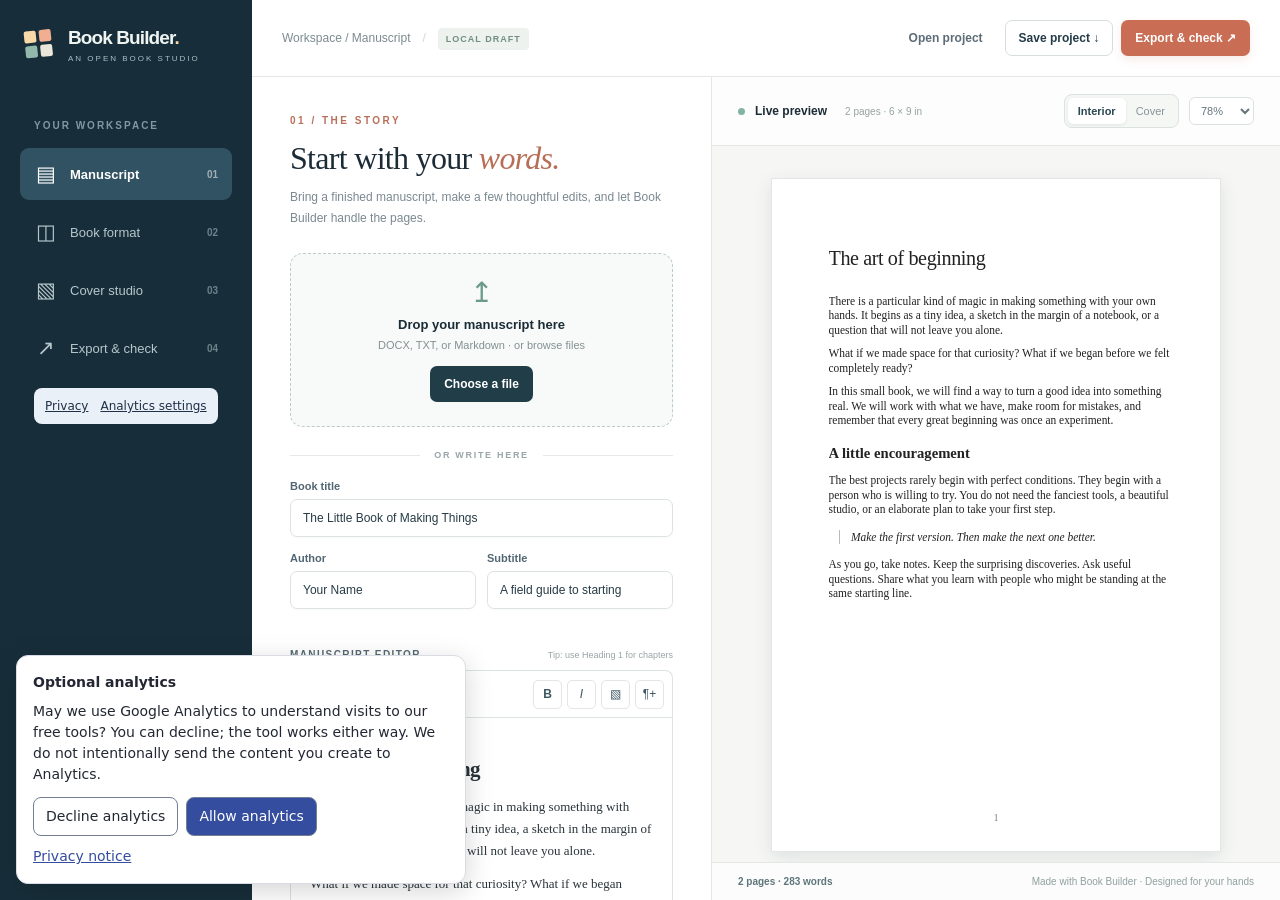
<file: index.html>
<!doctype html>
<html lang="en">
<head>
  <meta charset="utf-8">
  <meta name="viewport" content="width=device-width, initial-scale=1">
  <meta name="color-scheme" content="light">
  <meta name="description" content="Book Builder: a free, private, browser-based paperback formatting and cover creation studio.">
  <title>Book Builder by Buildiful®</title>
  <link rel="icon" type="image/x-icon" href="assets/favicon.ico">
  <link rel="icon" type="image/png" sizes="32x32" href="assets/favicon-32x32.png">
  <link rel="icon" type="image/png" sizes="16x16" href="assets/favicon-16x16.png">
  <link rel="apple-touch-icon" sizes="180x180" href="assets/apple-touch-icon.png">
  <link rel="stylesheet" href="styles.css">

  <script
    defer
    src="./buildiful-analytics-consent.js"
    data-measurement-id="G-TG14RBXLTF"
    data-tool-name="Book Builder"
    data-privacy-url="./privacy.html">
  </script>

</head>
<body>
  <div class="app-shell" id="appShell">
    <aside class="sidebar">
      <div class="brand">
        <div class="brand-mark" aria-hidden="true"><span></span><span></span><span></span><span></span></div>
        <div><div class="brand-name">Book Builder<span class="brand-dot">.</span></div><div class="brand-by">AN OPEN BOOK STUDIO</div></div>
      </div>
      <div class="sidebar-caption">YOUR WORKSPACE</div>
      <nav class="section-nav" aria-label="Workspace views">
        <button type="button" class="nav-button active" data-panel="manuscript"><span class="nav-icon">▤</span><span>Manuscript</span><span class="nav-number">01</span></button>
        <button type="button" class="nav-button" data-panel="format"><span class="nav-icon">◫</span><span>Book format</span><span class="nav-number">02</span></button>
        <button type="button" class="nav-button" data-panel="cover"><span class="nav-icon">▧</span><span>Cover studio</span><span class="nav-number">03</span></button>
        <button type="button" class="nav-button" data-panel="export"><span class="nav-icon">↗</span><span>Export & check</span><span class="nav-number">04</span></button>
      </nav>
      <nav aria-label="Privacy and analytics" style="display:flex;flex-wrap:wrap;gap:6px 12px;margin:14px 14px 0;padding:9px 11px;border-radius:8px;background:#eaf0f7;color:#203047;font:12px/1.5 system-ui,-apple-system,sans-serif;">
        <a href="./privacy.html" style="color:inherit;text-decoration:underline;">Privacy</a>
        <a href="./privacy.html" data-buildiful-analytics-settings style="color:inherit;text-decoration:underline;cursor:pointer;">Analytics settings</a>
      </nav>
      <div class="sidebar-bottom">
        <div class="privacy-box"><span class="privacy-indicator"></span><div><strong>Private by design</strong><p>Your manuscript stays in your browser. No account or upload required.</p></div></div>
        <div class="sidebar-foot">BUILD ANYTHING YOURSELF<br><span>© 2026 Buildiful® · Version 1.1.0</span></div>
      </div>
    </aside>

    <main class="workspace">
      <header class="topbar">
        <div class="topbar-left"><span id="breadcrumb">Workspace / Manuscript</span><span class="topbar-separator">/</span><span class="draft-label">LOCAL DRAFT</span></div>
        <div class="topbar-actions"><button type="button" class="btn btn-quiet" id="loadProjectButton">Open project</button><button type="button" class="btn btn-outline" id="saveProjectButton">Save project ↓</button><button type="button" class="btn btn-primary" id="topExportButton">Export &amp; check ↗</button></div>
      </header>

      <div class="workspace-content">
        <section class="control-panel" aria-label="Book builder controls">
          <div class="panel-view active" id="panel-manuscript">
            <div class="eyebrow">01 / THE STORY</div><h1>Start with your <em>words.</em></h1><p class="subheading">Bring a finished manuscript, make a few thoughtful edits, and let Book Builder handle the pages.</p>
            <div class="upload-card" id="dropZone" tabindex="0" role="button" aria-label="Import manuscript file">
              <div class="upload-icon">↥</div><div class="upload-title">Drop your manuscript here</div><div class="upload-subtitle">DOCX, TXT, or Markdown · or browse files</div><button type="button" class="btn btn-dark" id="importButton">Choose a file</button>
              <input type="file" id="manuscriptFile" accept=".docx,.txt,.md,.markdown" hidden>
            </div>
            <div class="panel-divider"><span>OR WRITE HERE</span></div>
            <div class="field-group"><label for="bookTitle">Book title</label><input type="text" id="bookTitle" value="The Little Book of Making Things" maxlength="180"></div>
            <div class="field-row"><div class="field-group"><label for="bookAuthor">Author</label><input type="text" id="bookAuthor" value="Your Name" maxlength="120"></div><div class="field-group"><label for="bookSubtitle">Subtitle</label><input type="text" id="bookSubtitle" value="A field guide to starting" maxlength="180"></div></div>
            <div class="editor-header"><span>MANUSCRIPT EDITOR</span><span class="editor-tip">Tip: use Heading 1 for chapters</span></div>
            <div class="editor-toolbar" role="toolbar" aria-label="Formatting">
              <select id="paragraphStyle" aria-label="Paragraph style"><option value="p">Body text</option><option value="h1">Chapter heading</option><option value="h2">Section heading</option><option value="blockquote">Quote</option></select>
              <button type="button" class="tool-btn" data-command="bold" title="Bold"><b>B</b></button><button type="button" class="tool-btn" data-command="italic" title="Italic"><i>I</i></button><button type="button" class="tool-btn" id="insertImageButton" title="Insert image">▧</button><button type="button" class="tool-btn" id="insertChapterButton" title="New chapter">¶+</button>
              <input type="file" id="inlineImageFile" accept="image/png,image/jpeg,image/webp" hidden>
            </div>
            <div id="editor" class="manuscript-editor" contenteditable="true" spellcheck="true" aria-label="Manuscript content"></div>
            <div class="editor-footer"><span id="wordCount">0 words</span><button type="button" class="link-button" id="sampleButton">Restore example</button></div>
            <section class="illustration-panel hidden" id="illustrationPanel" aria-label="Selected illustration settings">
              <div class="illustration-header"><strong>ILLUSTRATION SETTINGS</strong><button type="button" class="link-button" id="deselectFigure">Done ✕</button></div>
              <p class="illustration-hint">Adjust the image selected in your manuscript. Size is relative to the printable text area.</p>
              <div class="field-row"><div class="field-group"><label for="figureWidth">Image width</label><select id="figureWidth"><option value="auto">Fit naturally</option><option value="100">Full width</option><option value="75">75% width</option><option value="50">50% width</option><option value="custom">Custom inches</option></select></div><div class="field-group"><label for="figureAlignment">Alignment</label><select id="figureAlignment"><option value="left">Left</option><option value="center">Center</option><option value="right">Right</option></select></div></div>
              <div class="field-group hidden" id="figureCustomWidthWrap"><label for="figureCustomWidth">Custom width (inches)</label><input id="figureCustomWidth" type="number" min="0.5" max="8" step="0.1" value="3.0"><small class="illustration-small">Automatically limited to the page's printable width.</small></div>
              <div class="field-group"><label for="figureCaption">Caption</label><input type="text" id="figureCaption" maxlength="300" placeholder="Optional description beneath the image"></div>
              <label class="illustration-check"><input type="checkbox" id="figureNumbered"> Prefix caption with an automatic figure number</label>
              <label class="illustration-check"><input type="checkbox" id="figureNewPage"> Start this illustration on a new page</label>
              <div id="figureQuality" class="illustration-quality" aria-live="polite">Checking image resolution…</div>
              <button type="button" class="link-button" id="removeFigure">Remove illustration</button>
            </section>
            <p class="illustration-hint illustration-entry-hint">Tip: click an illustration in the editor to adjust its size, alignment, caption and page placement.</p>
          </div>

          <div class="panel-view" id="panel-format">
            <div class="eyebrow">02 / TYPESETTING</div><h1>Make every page <em>count.</em></h1><p class="subheading">A few precise choices give your paperback the feel of a professionally composed book.</p>
            <div class="setting-section-label">THE PAGE</div>
            <div class="field-row"><div class="field-group"><label for="trimSize">Trim size</label><select id="trimSize"><option value="6x9">6 × 9 in — standard</option><option value="5x8">5 × 8 in — compact</option><option value="5.5x8.5">5.5 × 8.5 in</option><option value="8.5x11">8.5 × 11 in — workbook</option></select></div><div class="field-group"><label for="paperType">Paper</label><select id="paperType"><option value="white">White</option><option value="cream">Cream</option></select></div></div>
            <div class="field-row"><div class="field-group"><label for="insideMargin">Inside margin (in)</label><input type="number" id="insideMargin" value="0.75" min="0.375" max="2" step="0.05"></div><div class="field-group"><label for="outsideMargin">Outside margin (in)</label><input type="number" id="outsideMargin" value="0.65" min="0.25" max="2" step="0.05"></div></div>
            <div class="field-row"><div class="field-group"><label for="topMargin">Top margin (in)</label><input type="number" id="topMargin" value="0.82" min="0.3" max="2" step="0.05"></div><div class="field-group"><label for="bottomMargin">Bottom margin (in)</label><input type="number" id="bottomMargin" value="0.79" min="0.3" max="2" step="0.05"></div></div>
            <div class="setting-section-label">THE TYPOGRAPHY</div>
            <div class="field-group"><label for="bodyFont">Body typeface</label><select id="bodyFont"><option value="Georgia">Georgia — timeless serif</option><option value="Palatino Linotype">Palatino — literary serif</option><option value="Times New Roman">Times New Roman — classic serif</option><option value="Arial">Arial — clean sans serif</option></select></div>
            <div class="field-row"><div class="field-group"><label for="fontSize">Type size (pt)</label><input type="number" id="fontSize" value="11" min="8" max="16" step="0.5"></div><div class="field-group"><label for="lineHeight">Line spacing</label><select id="lineHeight"><option value="1.28">Comfortable 1.28</option><option value="1.4">Airy 1.40</option><option value="1.18">Compact 1.18</option><option value="1.55">Spacious 1.55</option></select></div></div>
            <div class="setting-section-label">BOOK DETAILS</div>
            <label class="toggle-row"><span><strong>Mirrored gutters</strong><small>Extra inner space beside the spine</small></span><input type="checkbox" id="mirrorMargins" checked><span class="switch"></span></label>
            <label class="toggle-row"><span><strong>Chapter starts on new page</strong><small>Heading 1 creates a page break</small></span><input type="checkbox" id="chapterBreaks" checked><span class="switch"></span></label>
            <label class="toggle-row"><span><strong>Page numbers</strong><small>Discreet, centered at page foot</small></span><input type="checkbox" id="showPageNumbers" checked><span class="switch"></span></label>
            <label class="toggle-row"><span><strong>Running title</strong><small>Print the book title in the header</small></span><input type="checkbox" id="showRunningTitle"><span class="switch"></span></label>
            <div class="tip-card"><strong>Made for KDP, but not KDP only.</strong><p>Book Builder creates single-page, no-bleed interiors. Fully bleeding photos and highly complex tables need another workflow in this version.</p></div>
          </div>

          <div class="panel-view" id="panel-cover">
            <div class="eyebrow">03 / THE FIRST IMPRESSION</div><h1>Give it a <em>cover.</em></h1><p class="subheading">Design a full-wrap paperback cover that automatically follows your book's final page count.</p>
            <div class="setting-section-label">COLOR STORY</div>
            <div class="swatches" id="themeSwatches"><button type="button" data-theme="ink" class="swatch active" title="Midnight ink"><span style="background:#182b3a"></span>Ink</button><button type="button" data-theme="clay" class="swatch" title="Terracotta"><span style="background:#a25248"></span>Clay</button><button type="button" data-theme="olive" class="swatch" title="Olive"><span style="background:#526951"></span>Olive</button><button type="button" data-theme="plum" class="swatch" title="Plum"><span style="background:#584264"></span>Plum</button><button type="button" data-theme="paper" class="swatch" title="Paper"><span style="background:#efe9db"></span>Paper</button></div>
            <div class="field-group"><label for="coverKicker">Short line above title</label><input type="text" id="coverKicker" value="A BEGINNER'S FIELD GUIDE" maxlength="80"></div>
            <div class="field-group"><label for="coverImprint">Imprint / publisher line</label><input type="text" id="coverImprint" value="" placeholder="Optional imprint name" maxlength="100"></div>
            <div class="field-group"><label for="backBlurb">Back cover description</label><textarea id="backBlurb" rows="6">Every idea begins with the courage to make something. This little guide is an invitation to begin with what you have, learn as you go, and enjoy every experiment along the way.</textarea></div>
            <div class="field-group"><label for="coverImage">Optional cover artwork</label><div class="inline-upload"><button type="button" class="btn btn-outline" id="artworkButton">Choose image</button><button type="button" class="link-button" id="removeArtworkButton">Remove</button><span id="artworkName">No image selected</span></div><input type="file" id="coverImage" hidden accept="image/jpeg,image/png,image/webp"></div>
            <div class="tip-card"><strong>Barcode reserved automatically.</strong><p>The PDF leaves a clear area on the bottom-right of the back cover. If you let KDP provide the ISBN, it can add the barcode when you upload.</p></div>
          </div>

          <div class="panel-view" id="panel-export">
            <div class="eyebrow">04 / THE FINISHING TOUCHES</div><h1>Ready for the <em>world?</em></h1><p class="subheading">Check the essentials, save both print PDFs, then upload them to Kindle Direct Publishing.</p>
            <div class="export-stat-grid"><div><strong id="statPages">—</strong><span>Interior pages</span></div><div><strong id="statSpine">—</strong><span>Spine width (in)</span></div></div>
            <div class="setting-section-label">BEFORE YOU EXPORT</div><div id="checks" class="check-list"></div>
            <div class="export-actions"><button type="button" class="btn btn-primary btn-large" id="exportInterior">↧ Save interior PDF</button><button type="button" class="btn btn-dark btn-large" id="exportCover">↧ Save cover PDF</button><button type="button" class="btn btn-outline btn-large" id="exportEbookCover">↧ Download eBook cover PNG</button></div>
            <div class="print-help"><strong>How the PDF buttons work</strong><p>Your browser's print dialog opens with the correct custom paper size. Choose <b>Save as PDF</b>, use <b>100% scale</b>, disable headers and footers, and keep margins at <b>None</b>. The interior and cover print as separate PDFs. Set any browser dialog options required to reproduce the preview exactly.</p></div>
            <div class="tip-card note"><strong>Final KDP check is essential.</strong><p>Review every page and both files in KDP's Print Previewer before publishing. Book Builder does not guarantee KDP acceptance.</p></div>
          </div>
        </section>

        <section class="preview-panel" aria-label="Book preview">
          <div class="preview-toolbar"><div class="preview-toolbar-left"><span class="preview-dot"></span><strong>Live preview</strong><span id="previewStatus">Preparing pages</span></div><div class="preview-toolbar-right"><div class="segmented" role="group" aria-label="Preview mode"><button type="button" id="previewInterior" class="selected">Interior</button><button type="button" id="previewCover">Cover</button></div><select id="previewZoom" aria-label="Preview scale"><option value="0.64">64%</option><option value="0.78" selected>78%</option><option value="0.92">92%</option><option value="1">100%</option></select></div></div>
          <div class="preview-scroll" id="previewScroll"><div class="preview-stage" id="interiorStage"><div class="preview-pages" id="previewPages"></div></div><div class="preview-stage cover-stage hidden" id="coverStage"><div class="cover-preview-wrapper" id="coverPreviewWrapper"><div id="coverPreview"></div></div><div class="cover-caption">Back cover · Spine · Front cover</div></div></div>
          <div class="preview-bottom"><span id="previewSummary">—</span><span>Made with Book Builder · Designed for your hands</span></div>
        </section>
      </div>
    </main>
  </div>

  <div id="printRoot" aria-hidden="true"></div>
  <input type="file" id="projectFile" accept=".json,.bookbuilder" hidden>
  <div id="toast" role="status" aria-live="polite"></div>
  <script src="app.js" defer></script>
</body>
</html>
</file>
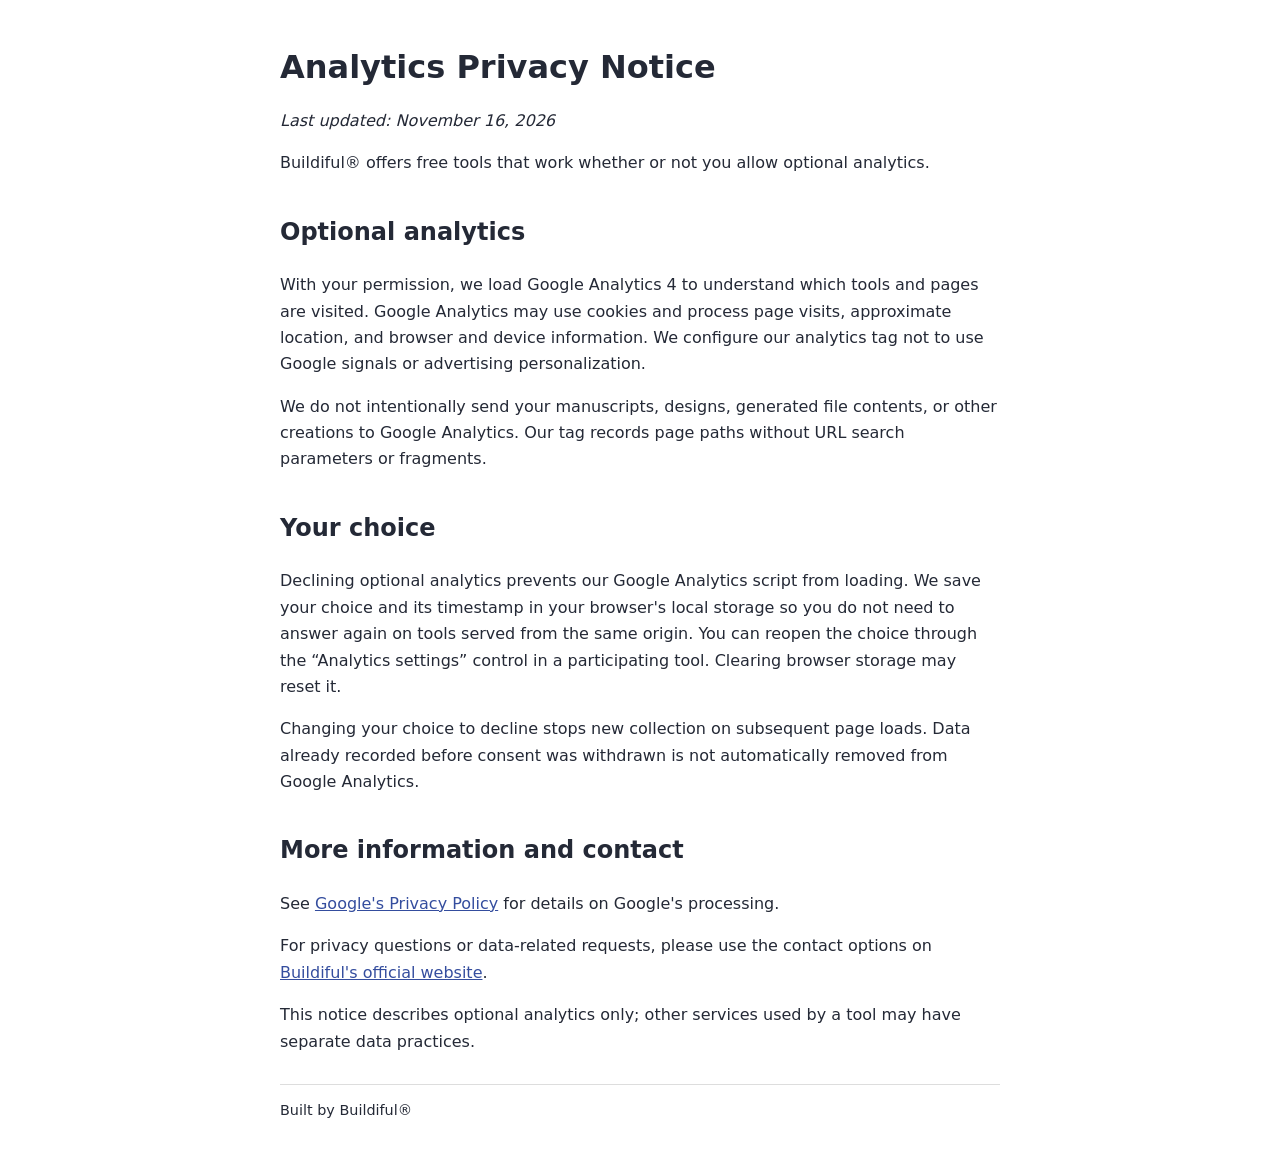
<file: privacy.html>
<!doctype html>
<html lang="en">
<head>
  <meta charset="utf-8">
  <meta name="viewport" content="width=device-width, initial-scale=1">
  <title>Analytics Privacy Notice — Buildiful®</title>
  <style>
    body{max-width:720px;margin:48px auto;padding:0 20px;font:16px/1.65 system-ui,-apple-system,sans-serif;color:#242936}
    a{color:#344d9e}h1{line-height:1.2}h2{margin-top:1.5em}
    footer{border-top:1px solid #ddd;padding-top:1em;margin-top:2em;font-size:.9em}
  </style>
</head>
<body>
  <main>
    <h1>Analytics Privacy Notice</h1>
    <p><em>Last updated: November 16, 2026</em></p>
    <p>Buildiful® offers free tools that work whether or not you allow optional analytics.</p>
    <h2>Optional analytics</h2>
    <p>With your permission, we load Google Analytics 4 to understand which tools and pages are visited. Google Analytics may use cookies and process page visits, approximate location, and browser and device information. We configure our analytics tag not to use Google signals or advertising personalization.</p>
    <p>We do not intentionally send your manuscripts, designs, generated file contents, or other creations to Google Analytics. Our tag records page paths without URL search parameters or fragments.</p>
    <h2>Your choice</h2>
    <p>Declining optional analytics prevents our Google Analytics script from loading. We save your choice and its timestamp in your browser's local storage so you do not need to answer again on tools served from the same origin. You can reopen the choice through the “Analytics settings” control in a participating tool. Clearing browser storage may reset it.</p>
    <p>Changing your choice to decline stops new collection on subsequent page loads. Data already recorded before consent was withdrawn is not automatically removed from Google Analytics.</p>
    <h2>More information and contact</h2>
    <p>See <a href="https://policies.google.com/privacy">Google's Privacy Policy</a> for details on Google's processing.</p>
    <p>For privacy questions or data-related requests, please use the contact options on <a href="https://buildiful.com/">Buildiful's official website</a>.</p>
    <p>This notice describes optional analytics only; other services used by a tool may have separate data practices.</p>
  </main>
  <footer>Built by Buildiful®</footer>
</body>
</html>
</file>
<file: styles.css>
:root{--ink:#1c2c37;--muted:#74808a;--line:#e3e7e6;--wash:#f6f7f5;--soft:#eff3ef;--accent:#cf745b;--sidebar:#172e3a;--white:#fff;--shadow:0 16px 44px rgba(20,38,47,.08)}
*{box-sizing:border-box}html,body{margin:0;min-height:100%;font-family:Inter,-apple-system,BlinkMacSystemFont,"Segoe UI",sans-serif;color:var(--ink)}button,input,textarea,select{font:inherit}button{cursor:pointer}button:disabled{opacity:.55;cursor:not-allowed}button:focus-visible,input:focus-visible,select:focus-visible,textarea:focus-visible,[contenteditable]:focus-visible{outline:2px solid #7da899;outline-offset:2px}.hidden{display:none!important}.app-shell{min-height:100vh;display:flex}.sidebar{width:252px;background:var(--sidebar);color:#eff4f1;flex-shrink:0;display:flex;flex-direction:column;padding:27px 20px;min-height:100vh;position:sticky;top:0;height:100vh}.brand{display:flex;align-items:center;gap:12px;margin:0 5px 57px}.brand-mark{width:31px;height:31px;display:grid;grid-template-columns:repeat(2,12px);grid-template-rows:repeat(2,12px);gap:3px;transform:rotate(-6deg)}.brand-mark span{background:#f8d9a8;border-radius:2px}.brand-mark span:nth-child(2){background:#f1ae90}.brand-mark span:nth-child(3){background:#93b9ac}.brand-mark span:nth-child(4){background:#eae7da}.brand-name{font-size:19px;letter-spacing:-.9px;font-weight:750}.brand-dot{color:#f8d9a8}.brand-by{font-size:8px;letter-spacing:2px;color:#aac0c5;margin-top:5px}.sidebar-caption{font-size:10px;letter-spacing:2px;color:#8297a1;margin:0 14px 17px;font-weight:700}.section-nav{display:flex;flex-direction:column;gap:6px}.nav-button{display:flex;align-items:center;gap:13px;padding:14px 14px;background:transparent;border:0;color:#b6c7cc;border-radius:9px;text-align:left;font-size:13px}.nav-button:hover{background:#254452}.nav-button.active{background:#315262;color:white;font-weight:700}.nav-icon{font-size:21px;font-weight:300;width:23px;text-align:center}.nav-number{margin-left:auto;font-size:10px;opacity:.54;font-weight:600}.sidebar-bottom{margin-top:auto}.privacy-box{display:flex;gap:11px;background:#23414c;border:1px solid #31515c;border-radius:12px;padding:14px;margin-bottom:24px}.privacy-indicator{width:8px;height:8px;background:#a6c9a2;border-radius:50%;flex-shrink:0;margin-top:4px}.privacy-box strong{font-size:12px}.privacy-box p{font-size:11px;line-height:1.55;color:#a8bdc2;margin:7px 0 0}.sidebar-foot{font-size:9px;letter-spacing:1.6px;line-height:2;color:#d4e2e2;padding:0 8px}.sidebar-foot span{letter-spacing:.3px;color:#8297a1}.workspace{flex:1;min-width:0;background:#fff}.topbar{min-height:77px;border-bottom:1px solid var(--line);display:flex;align-items:center;justify-content:space-between;padding:15px 30px;gap:16px}.topbar-left{font-size:12px;color:#7c8b90}.topbar-separator{margin:0 12px;color:#d1d8d8}.draft-label{font-size:9px;background:#edf2ee;color:#729081;padding:6px 8px;border-radius:4px;font-weight:750;letter-spacing:1px}.topbar-actions{display:flex;align-items:center;gap:8px}.btn{border:1px solid transparent;border-radius:7px;padding:10px 13px;font-size:12px;font-weight:700;white-space:nowrap;transition:background .15s,transform .15s}.btn:active{transform:translateY(1px)}.btn-quiet{background:transparent;color:#5d6c76}.btn-quiet:hover{background:#f1f3f2}.btn-outline{background:white;color:#243c48;border-color:#d7dedc}.btn-outline:hover{background:#f7f9f7}.btn-primary{background:#c96d54;color:white;box-shadow:0 4px 10px #c96d5422}.btn-primary:hover{background:#b95b45}.btn-dark{background:#203d48;color:white}.btn-dark:hover{background:#325661}.btn-large{width:100%;padding:14px 16px;font-size:13px}.workspace-content{display:grid;grid-template-columns:minmax(370px,460px) minmax(480px,1fr);min-height:calc(100vh - 77px)}.control-panel{padding:38px 38px 55px;max-height:calc(100vh - 77px);overflow:auto;border-right:1px solid var(--line);scrollbar-width:thin}.panel-view{display:none}.panel-view.active{display:block}.eyebrow{font-size:10px;letter-spacing:2.5px;color:#b86f59;font-weight:800;margin-bottom:14px}.panel-view h1{font-family:Georgia,serif;font-size:32px;line-height:1.17;letter-spacing:-.7px;font-weight:500;margin:0 0 10px}.panel-view h1 em{color:#b76e57;font-style:italic}.subheading{font-size:12px;line-height:1.75;color:#7a8890;margin:0 0 24px}.upload-card{border:1.6px dashed #bdcbc8;background:#f7faf8;border-radius:13px;text-align:center;padding:24px 15px;margin-bottom:23px;transition:background .2s}.upload-card.drag-over{background:#dcece4;border-color:#83a999}.upload-icon{font-size:28px;color:#6c9b8c;line-height:1.1;margin-bottom:8px}.upload-title{font-size:13px;font-weight:750}.upload-subtitle{font-size:11px;color:#839193;margin:7px 0 15px}.panel-divider{display:flex;align-items:center;gap:14px;color:#9aa6a8;font-size:9px;letter-spacing:1.7px;font-weight:700;margin:13px 0 20px}.panel-divider:before,.panel-divider:after{content:"";height:1px;background:#e5e9e8;flex:1}.field-group{margin-bottom:15px;min-width:0}.field-group label{font-size:11px;color:#526673;font-weight:750;display:block;margin-bottom:7px}.field-group input,.field-group select,.field-group textarea,.editor-toolbar select{font-size:12px;width:100%;border:1px solid #dce3e1;border-radius:7px;background:white;color:#273b46;padding:11px 12px;box-shadow:0 2px 3px #15273004}.field-group textarea{min-height:100px;resize:vertical;line-height:1.55}.field-row{display:flex;gap:11px}.field-row>.field-group{flex:1}.editor-header{display:flex;align-items:center;justify-content:space-between;gap:10px;font-size:10px;letter-spacing:1.4px;font-weight:800;color:#566b73;margin:25px 0 10px}.editor-tip{font-size:9px;color:#9aa4a6;letter-spacing:0;font-weight:400}.editor-toolbar{display:flex;gap:5px;border:1px solid #dce3e1;border-bottom:0;padding:8px;border-radius:8px 8px 0 0;align-items:center}.editor-toolbar select{width:135px;padding:7px;font-size:11px;margin-right:auto}.tool-btn{height:29px;min-width:29px;border:1px solid #e2e6e6;border-radius:5px;background:#fff;font-size:12px;color:#3d5662}.tool-btn:hover{background:#eff3ef}.manuscript-editor{padding:20px 19px;border:1px solid #dce3e1;border-radius:0 0 8px 8px;height:275px;overflow:auto;font:13px/1.7 Georgia,serif;color:#29343a;white-space:normal;outline:0}.manuscript-editor h1{font:700 21px/1.3 Georgia,serif;margin:18px 0 12px}.manuscript-editor h2{font:700 16px/1.4 Georgia,serif;margin:14px 0 8px}.manuscript-editor p{margin:0 0 11px}.manuscript-editor img{max-width:100%;height:auto}.manuscript-editor blockquote{margin:10px 15px;padding-left:13px;border-left:2px solid #afc2b7;color:#607477}.editor-footer{display:flex;align-items:center;justify-content:space-between;font-size:11px;color:#859092;margin-top:10px}.link-button{border:0;background:transparent;color:#b16c59;font-weight:700;padding:5px 0;font-size:11px}.setting-section-label{margin:28px 0 15px;padding-bottom:9px;border-bottom:1px solid #e9edeb;color:#71818a;font-size:10px;letter-spacing:1.75px;font-weight:800}.toggle-row{display:flex;align-items:center;justify-content:space-between;cursor:pointer;padding:12px 0;gap:8px;border-bottom:1px solid #f0f1f0}.toggle-row strong{font-size:12px;font-weight:700;display:block}.toggle-row small{font-size:10px;color:#89979d;display:block;margin-top:4px}.toggle-row input{position:absolute;opacity:0}.switch{width:38px;height:22px;background:#d8e0dd;border-radius:20px;position:relative;flex-shrink:0;transition:background .2s}.switch:after{content:"";height:16px;width:16px;background:white;border-radius:50%;position:absolute;top:3px;left:3px;box-shadow:0 1px 2px #0003;transition:left .2s}.toggle-row input:checked+.switch{background:#86a999}.toggle-row input:checked+.switch:after{left:19px}.tip-card{padding:15px;background:#f4f7f4;border-radius:9px;border-left:3px solid #8cafa0;margin-top:24px}.tip-card strong{font-size:12px}.tip-card p{font-size:11px;line-height:1.65;color:#6d8087;margin:6px 0 0}.tip-card.note{background:#fcf7ee;border-color:#e5c491}.swatches{display:flex;justify-content:space-between;gap:7px}.swatch{border:1px solid transparent;background:transparent;border-radius:8px;display:flex;flex-direction:column;align-items:center;gap:6px;font-size:10px;color:#8a969a;padding:7px 3px;min-width:49px}.swatch>span{height:32px;width:32px;border-radius:50%;display:block;border:1px solid #ddd}.swatch.active{background:#f1f4f2;border-color:#d9e2dd;color:#253b41;font-weight:700}.inline-upload{display:flex;align-items:center;gap:9px;flex-wrap:wrap}.inline-upload>span{font-size:10px;color:#9da8a7}.export-stat-grid{display:grid;grid-template-columns:1fr 1fr;gap:12px;margin-bottom:15px}.export-stat-grid>div{background:#f4f7f5;border-radius:10px;padding:19px}.export-stat-grid strong{display:block;font-family:Georgia,serif;font-size:25px;font-weight:500}.export-stat-grid span{font-size:11px;color:#879497}.check-list{display:flex;flex-direction:column;gap:8px}.check-item{display:flex;gap:11px;align-items:flex-start;padding:11px 12px;background:#f8f9f8;border:1px solid #e8ece9;border-radius:8px;font-size:11px;line-height:1.5;color:#4d6269}.check-symbol{flex-shrink:0;display:grid;place-items:center;width:19px;height:19px;border-radius:50%;background:#d6e9de;color:#47765f;font-size:12px;font-weight:bold}.check-item.warn .check-symbol{background:#f8e6c9;color:#a16b32}.export-actions{margin-top:25px;display:grid;gap:9px}.print-help{margin-top:19px;padding:17px;border:1px solid #d9e3e0;border-radius:9px;background:#fff}.print-help strong{font-size:12px}.print-help p{font-size:11px;line-height:1.7;color:#6a7a7f;margin:7px 0 0}
.preview-panel{min-width:0;background:var(--wash);display:flex;flex-direction:column;max-height:calc(100vh - 77px);overflow:hidden}.preview-toolbar{background:#fcfdfc;display:flex;align-items:center;justify-content:space-between;padding:17px 26px;border-bottom:1px solid #e4e8e6;gap:15px;flex-wrap:wrap}.preview-toolbar-left,.preview-toolbar-right{display:flex;gap:10px;align-items:center}.preview-toolbar-left strong{font-size:12px}.preview-toolbar-left #previewStatus{font-size:10px;color:#96a3a1;margin-left:8px}.preview-dot{width:7px;height:7px;border-radius:50%;background:#83b4a0}.segmented{display:flex;gap:0;border:1px solid #dce2df;padding:3px;border-radius:8px;background:#f5f7f5}.segmented button{background:transparent;border:0;font-size:11px;padding:7px 10px;border-radius:5px;color:#889499}.segmented button.selected{background:#fff;color:#2b4850;box-shadow:0 1px 3px #20343b1a;font-weight:700}#previewZoom{padding:6px 7px;border:1px solid #dbe2de;border-radius:6px;font-size:11px;color:#65747b;background:white}.preview-scroll{overflow:auto;flex:1;min-height:0;padding:32px 25px 45px}.preview-stage{min-height:100%;display:flex;align-items:center;flex-direction:column}.preview-pages{display:flex;flex-direction:column;align-items:center;gap:25px;zoom:.78}.paper-page{position:relative;width:var(--trim-width);height:var(--trim-height);background:white;box-shadow:0 7px 22px #132c371a;border:1px solid #e5e6e3;overflow:hidden;flex:none;print-color-adjust:exact}.paper-page .page-content{position:absolute;top:var(--top-margin);bottom:var(--bottom-margin);left:var(--page-left);right:var(--page-right);overflow:hidden;font-family:var(--body-font);font-size:var(--font-size);line-height:var(--line-height);color:#222}.page-content p,.page-content blockquote{margin:0 0 .115in;overflow-wrap:break-word;hyphens:auto;orphans:2;widows:2}.page-content h1{font-family:Georgia,serif;font-size:1.76em;font-weight:500;line-height:1.24;letter-spacing:-.02em;margin:.08in 0 .3in;break-after:avoid}.page-content h2{font-family:Georgia,serif;font-size:1.28em;line-height:1.3;margin:.21in 0 .14in;break-after:avoid}.page-content blockquote{border-left:2px solid #b5beba;padding-left:14px;margin:.17in 0 .17in .14in;font-style:italic}.page-content img{display:block;max-width:100%;max-height:4.4in;width:auto;height:auto;margin:0 auto .18in;object-fit:contain}.page-content figure{margin:0 auto .16in;text-align:center}.page-content figcaption{font:italic 8pt/1.4 Georgia,serif;color:#777;margin-top:5px}.page-number{position:absolute;bottom:.37in;left:0;right:0;text-align:center;font:9pt Georgia,serif;color:#777}.running-title{position:absolute;top:.36in;left:var(--page-left);right:var(--page-right);text-align:center;text-transform:uppercase;letter-spacing:.11em;color:#777;font:7pt Arial,sans-serif}.paper-page .page-corner{position:absolute;bottom:10px;right:13px;font:9px Arial,sans-serif;color:#9facad;display:none}.cover-stage{padding:60px 12px}.cover-preview-wrapper{width:100%;max-width:780px;filter:drop-shadow(0 15px 18px #182d3625)}.cover-preview-wrapper svg{display:block;width:100%;height:auto}.cover-caption{font-size:11px;margin:22px;color:#93a1a3;letter-spacing:1px}.preview-bottom{border-top:1px solid #e3e8e5;background:#fbfcfb;padding:13px 26px;display:flex;justify-content:space-between;gap:10px;color:#91a0a0;font-size:10px}.preview-bottom span:first-child{color:#5e767b;font-weight:700}#toast{position:fixed;bottom:25px;right:27px;z-index:1000;display:none;padding:13px 19px;color:#fff;background:#203d48;box-shadow:var(--shadow);font-size:12px;border-radius:8px;max-width:350px;line-height:1.5}#toast.show{display:block}#printRoot{display:none}
@media(max-width:1250px){.sidebar{width:205px}.brand-name{font-size:16px}.control-panel{padding:29px 24px}.workspace-content{grid-template-columns:minmax(350px,440px) minmax(370px,1fr)}.topbar{padding:12px 22px}}@media(max-width:1000px){.sidebar{width:68px;padding:25px 10px}.brand{margin:0 auto 45px}.brand-name,.brand-by,.sidebar-caption,.nav-button span:not(.nav-icon),.sidebar-bottom{display:none}.nav-button{justify-content:center;padding:13px 8px}.nav-icon{font-size:22px}.workspace-content{grid-template-columns:minmax(320px,45%) minmax(365px,55%)}}@media(max-width:780px){.app-shell{display:block}.sidebar{width:100%;height:auto;min-height:0;position:relative;display:flex;flex-direction:row;padding:10px 15px;justify-content:space-between}.brand{margin:0 16px 0 0}.brand-name{display:block}.brand-by{display:none}.section-nav{display:flex;flex-direction:row}.nav-button{padding:9px 10px}.nav-icon{font-size:20px}.topbar{gap:7px}.topbar-left .draft-label,.topbar-separator{display:none}.topbar-actions{gap:3px}.topbar-actions .btn{padding:8px 7px;font-size:10px}.workspace-content{display:flex;flex-direction:column}.control-panel{max-height:none;overflow:visible;border-right:0}.preview-panel{max-height:none;height:auto;min-height:650px}.preview-scroll{min-height:520px;max-height:900px}.preview-bottom span:last-child{display:none}}@media(max-width:470px){.sidebar{padding:8px}.brand{gap:7px}.brand-name{font-size:13px}.brand-mark{width:25px;height:25px;grid-template-columns:repeat(2,10px);grid-template-rows:repeat(2,10px)}.nav-button{padding:5px}.nav-icon{font-size:17px}.control-panel{padding:28px 20px}.topbar-actions #loadProjectButton{display:none}.preview-toolbar{padding:12px}.field-row{gap:8px}}
@media print{
  *,*::before,*::after{box-shadow:none!important;text-shadow:none!important}
  html,body{margin:0!important;padding:0!important;background:white!important;overflow:visible!important}
  #appShell,#toast{display:none!important}
  #printRoot{display:block!important;margin:0!important;padding:0!important}
  #printRoot .paper-page{border:0!important;box-shadow:none!important;margin:0!important;break-after:page;page-break-after:always;overflow:hidden!important;print-color-adjust:exact!important}
  #printRoot .paper-page:last-child{break-after:auto;page-break-after:auto}
  #printRoot .print-cover-svg{display:block;width:100%;height:100%;margin:0!important;padding:0!important;print-color-adjust:exact!important}
  #printRoot .print-cover-svg svg{display:block;width:100%;height:100%}
}
.page-content ul,.page-content ol{padding-left:.25in;margin:0 0 .16in}.page-content li{margin-bottom:.05in}.page-content p,.page-content h1,.page-content h2{overflow-wrap:anywhere}.page-content .split-probe{display:contents}

/* Book Builder 1.1.0 — illustration editing and reliable paperback placement. */
.illustration-panel{margin-top:16px;border:1px solid #d6e2de;border-radius:10px;background:#f8faf9;padding:16px}
.illustration-header{display:flex;align-items:center;justify-content:space-between;gap:8px;font-size:10px;letter-spacing:1.4px;color:#526673}
.illustration-hint{font-size:11px;line-height:1.55;color:#6f848b;margin:8px 0 13px}.illustration-entry-hint{margin:8px 0}
.illustration-panel .field-group{margin-bottom:11px}.illustration-panel .field-group input,.illustration-panel .field-group select{background:#fff}
.illustration-small{display:block;color:#7d8b8d;font-size:10px;line-height:1.5;margin-top:5px}
.illustration-check{display:flex;align-items:flex-start;gap:8px;margin:12px 0;color:#465c65;font-size:11px;line-height:1.45}.illustration-check input{margin:1px 0 0;flex:none}
.illustration-quality{border-radius:6px;background:#eaf4ee;color:#37624d;font-size:11px;padding:11px;margin:12px 0}
.illustration-quality.warn{background:#fff0e4;color:#87513b}
.manuscript-editor figure{position:relative;margin:12px 0;padding:9px;border:1px dashed #b9c9c3;border-radius:5px;text-align:center;cursor:pointer;user-select:none}
.manuscript-editor figure img{display:block;max-width:100%;max-height:180px;width:auto;height:auto;margin:auto}
.manuscript-editor figure figcaption{font:italic 11px/1.45 Georgia,serif;color:#687c7c;margin:6px 0 0;overflow-wrap:anywhere}
.manuscript-editor figure.selected-figure{background:#e9f3ef;outline:2px solid #78a998;outline-offset:1px}
.manuscript-editor figure[data-align="left"] img{margin-left:0;margin-right:auto}
.manuscript-editor figure[data-align="right"] img{margin-left:auto;margin-right:0}
/* Width here is a preview only; exact printed width depends on available text area. */
.manuscript-editor figure[data-width="50"] img{max-width:50%}
.manuscript-editor figure[data-width="75"] img{max-width:75%}
.page-content figure{width:100%;max-width:100%;margin:0 auto .16in;break-inside:avoid;page-break-inside:avoid;text-align:center}
.page-content figure[data-align="left"]{margin-left:0;margin-right:auto;text-align:left}
.page-content figure[data-align="right"]{margin-right:0;margin-left:auto;text-align:right}
.page-content figure img{display:block;width:100%;height:auto;max-width:100%;max-height:var(--figure-height-limit,6in);object-fit:contain;margin:0 auto}
.page-content figure[data-width="auto"] img{width:auto;max-width:100%}
.page-content figure[data-align="left"] img{margin-left:0;margin-right:auto}
.page-content figure[data-align="right"] img{margin-left:auto;margin-right:0}
.page-content figure figcaption{font:italic 8pt/1.4 Georgia,serif;color:#777;margin-top:.07in;overflow-wrap:anywhere}
</file>
